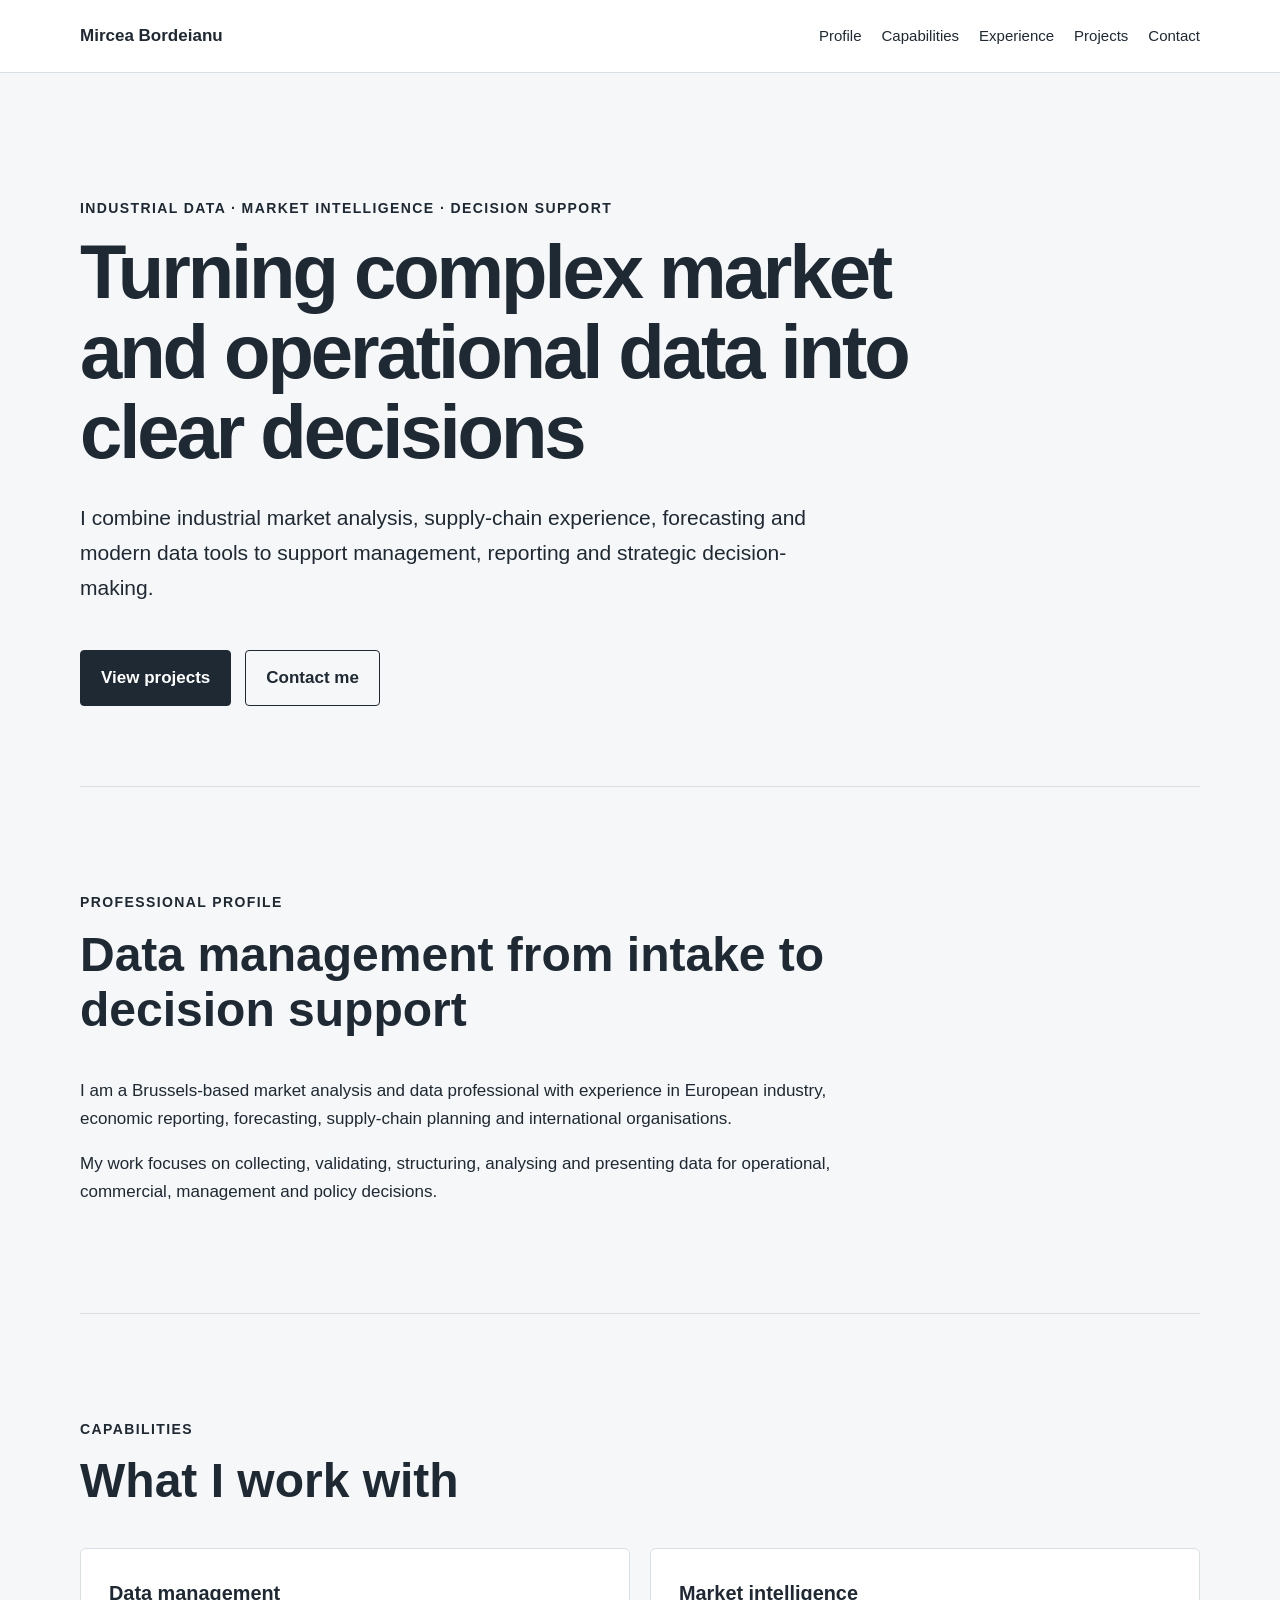
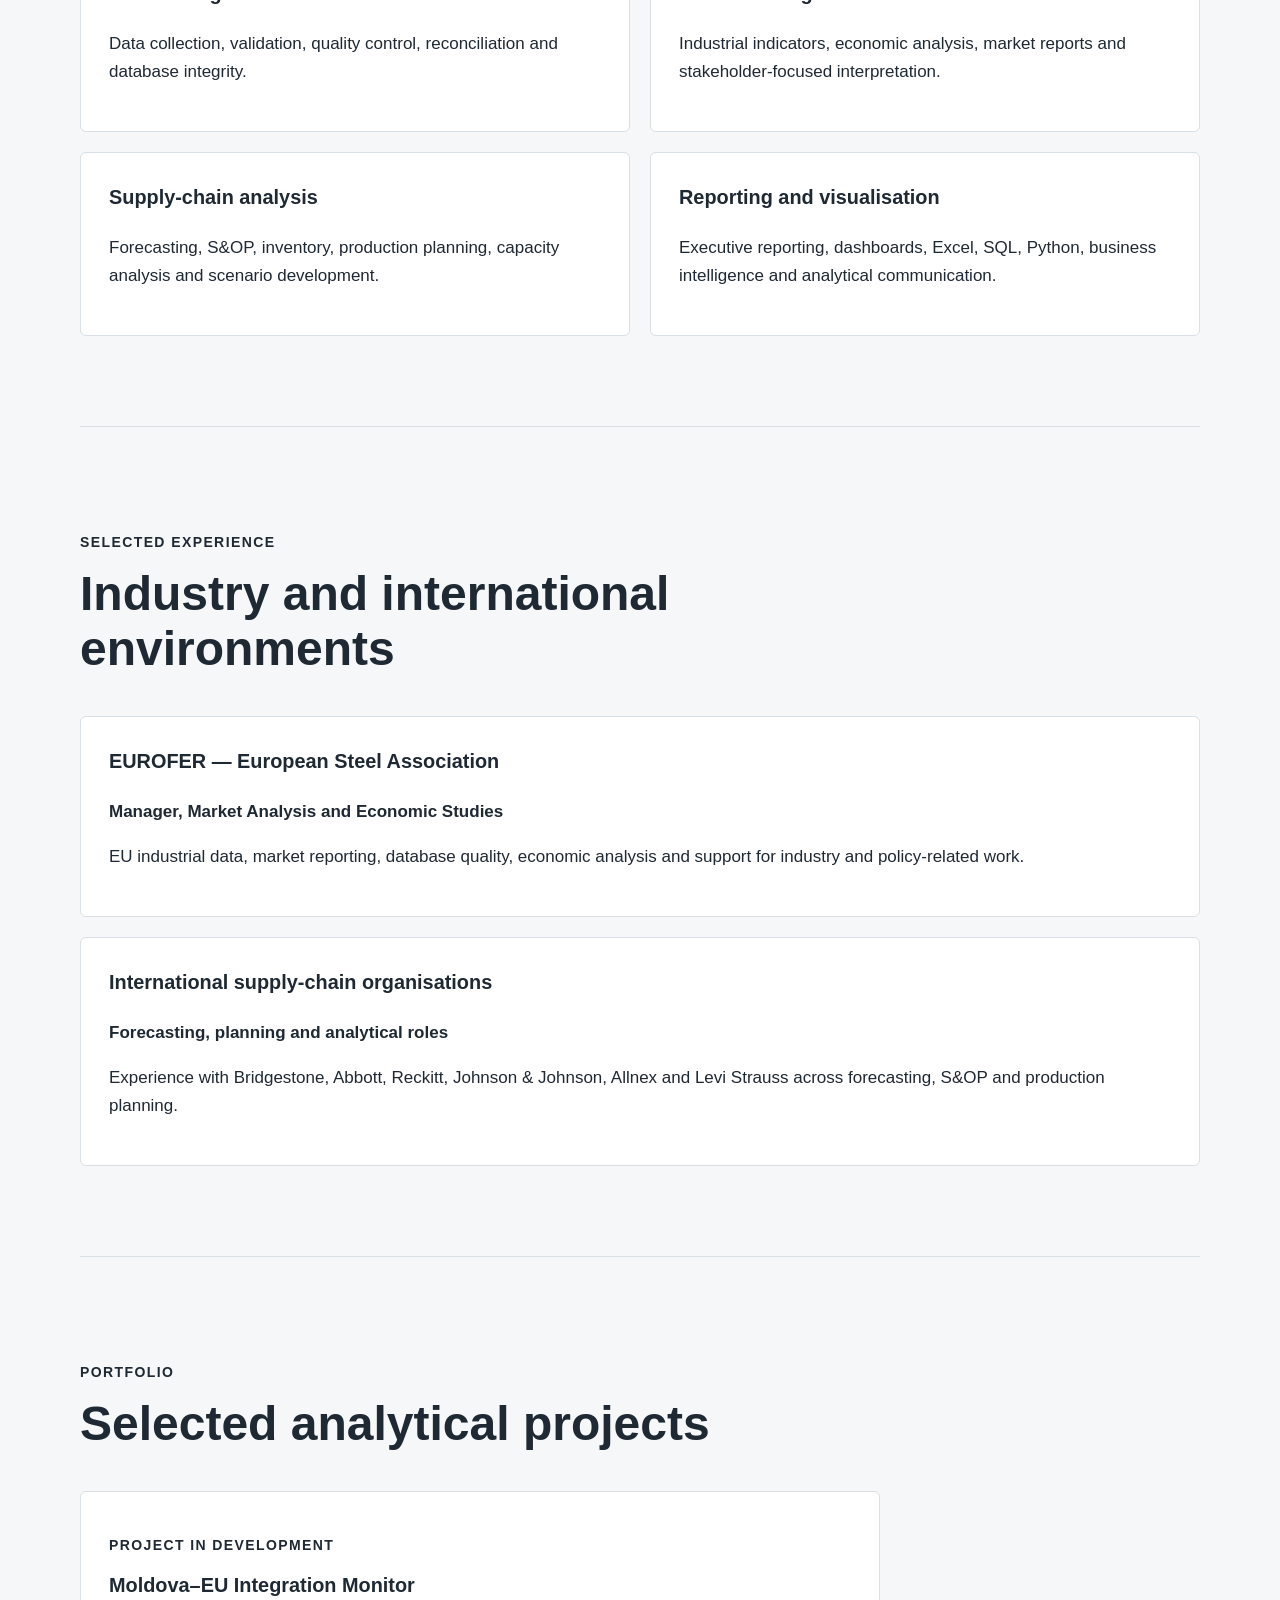
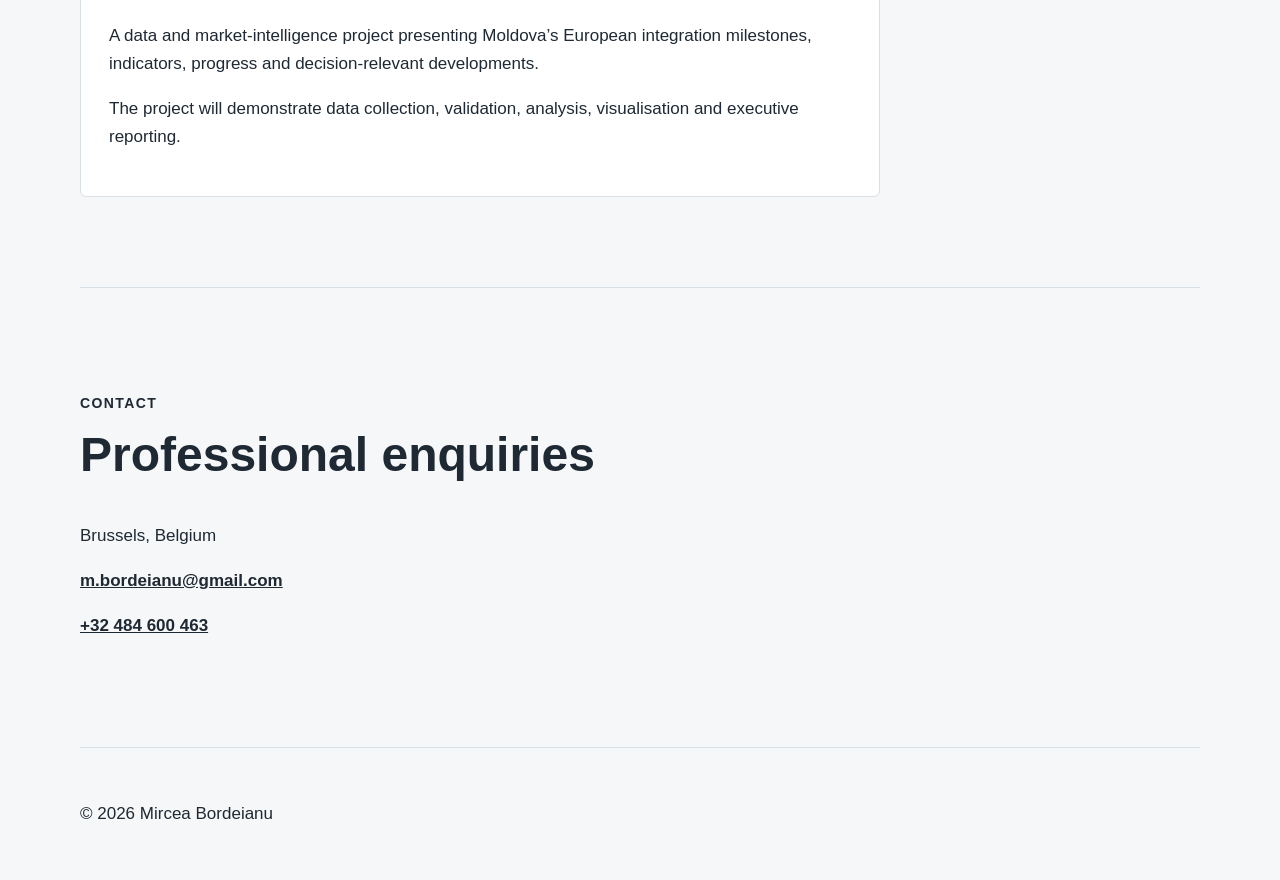
<file: index.html>
<!DOCTYPE html>
<html lang="en">
<head>
    <meta charset="UTF-8">

    <meta
        name="viewport"
        content="width=device-width, initial-scale=1.0"
    >

    <meta
        name="description"
        content="Portfolio of Mircea Bordeianu, specialising in industrial data, market intelligence, supply-chain analysis and decision support."
    >

    <title>Mircea Bordeianu | Data and Decision Support</title>

    <link rel="stylesheet" href="styles (2).css">
</head>

<body>
    <header class="site-header">
        <nav class="navigation" aria-label="Main navigation">
            <a class="brand" href="#home">Mircea Bordeianu</a>

            <div class="navigation-links">
                <a href="#profile">Profile</a>
                <a href="#capabilities">Capabilities</a>
                <a href="#experience">Experience</a>
                <a href="#projects">Projects</a>
                <a href="#contact">Contact</a>
            </div>
        </nav>
    </header>

    <main>
        <section id="home" class="hero">
            <p class="eyebrow">
                Industrial data · Market intelligence · Decision support
            </p>

            <h1>
                Turning complex market and operational data into clear decisions
            </h1>

            <p class="hero-text">
                I combine industrial market analysis, supply-chain experience,
                forecasting and modern data tools to support management,
                reporting and strategic decision-making.
            </p>

            <div class="hero-actions">
                <a class="button primary-button" href="#projects">
                    View projects
                </a>

                <a class="button secondary-button" href="#contact">
                    Contact me
                </a>
            </div>
        </section>

        <section id="profile" class="content-section">
            <p class="section-label">Professional profile</p>

            <h2>Data management from intake to decision support</h2>

            <p>
                I am a Brussels-based market analysis and data professional
                with experience in European industry, economic reporting,
                forecasting, supply-chain planning and international
                organisations.
            </p>

            <p>
                My work focuses on collecting, validating, structuring,
                analysing and presenting data for operational, commercial,
                management and policy decisions.
            </p>
        </section>

        <section id="capabilities" class="content-section">
            <p class="section-label">Capabilities</p>

            <h2>What I work with</h2>

            <div class="card-grid">
                <article class="card">
                    <h3>Data management</h3>
                    <p>
                        Data collection, validation, quality control,
                        reconciliation and database integrity.
                    </p>
                </article>

                <article class="card">
                    <h3>Market intelligence</h3>
                    <p>
                        Industrial indicators, economic analysis, market
                        reports and stakeholder-focused interpretation.
                    </p>
                </article>

                <article class="card">
                    <h3>Supply-chain analysis</h3>
                    <p>
                        Forecasting, S&amp;OP, inventory, production planning,
                        capacity analysis and scenario development.
                    </p>
                </article>

                <article class="card">
                    <h3>Reporting and visualisation</h3>
                    <p>
                        Executive reporting, dashboards, Excel, SQL, Python,
                        business intelligence and analytical communication.
                    </p>
                </article>
            </div>
        </section>

        <section id="experience" class="content-section">
            <p class="section-label">Selected experience</p>

            <h2>Industry and international environments</h2>

            <div class="experience-item">
                <h3>EUROFER — European Steel Association</h3>
                <p class="experience-role">
                    Manager, Market Analysis and Economic Studies
                </p>
                <p>
                    EU industrial data, market reporting, database quality,
                    economic analysis and support for industry and
                    policy-related work.
                </p>
            </div>

            <div class="experience-item">
                <h3>International supply-chain organisations</h3>
                <p class="experience-role">
                    Forecasting, planning and analytical roles
                </p>
                <p>
                    Experience with Bridgestone, Abbott, Reckitt,
                    Johnson &amp; Johnson, Allnex and Levi Strauss
                    across forecasting, S&amp;OP and production planning.
                </p>
            </div>
        </section>

        <section id="projects" class="content-section">
            <p class="section-label">Portfolio</p>

            <h2>Selected analytical projects</h2>

            <article class="featured-project">
                <p class="project-status">Project in development</p>

                <h3>Moldova–EU Integration Monitor</h3>

                <p>
                    A data and market-intelligence project presenting
                    Moldova’s European integration milestones, indicators,
                    progress and decision-relevant developments.
                </p>

                <p>
                    The project will demonstrate data collection, validation,
                    analysis, visualisation and executive reporting.
                </p>
            </article>
        </section>

        <section id="contact" class="content-section contact-section">
            <p class="section-label">Contact</p>

            <h2>Professional enquiries</h2>

            <p>
                Brussels, Belgium
            </p>

            <p>
                <a href="mailto:m.bordeianu@gmail.com">
                    m.bordeianu@gmail.com
                </a>
            </p>

            <p>
                <a href="tel:+32484600463">
                    +32 484 600 463
                </a>
            </p>
        </section>
    </main>

    <footer class="site-footer">
        <p>
            © 2026 Mircea Bordeianu
        </p>
    </footer>
</body>
</html>
</file>
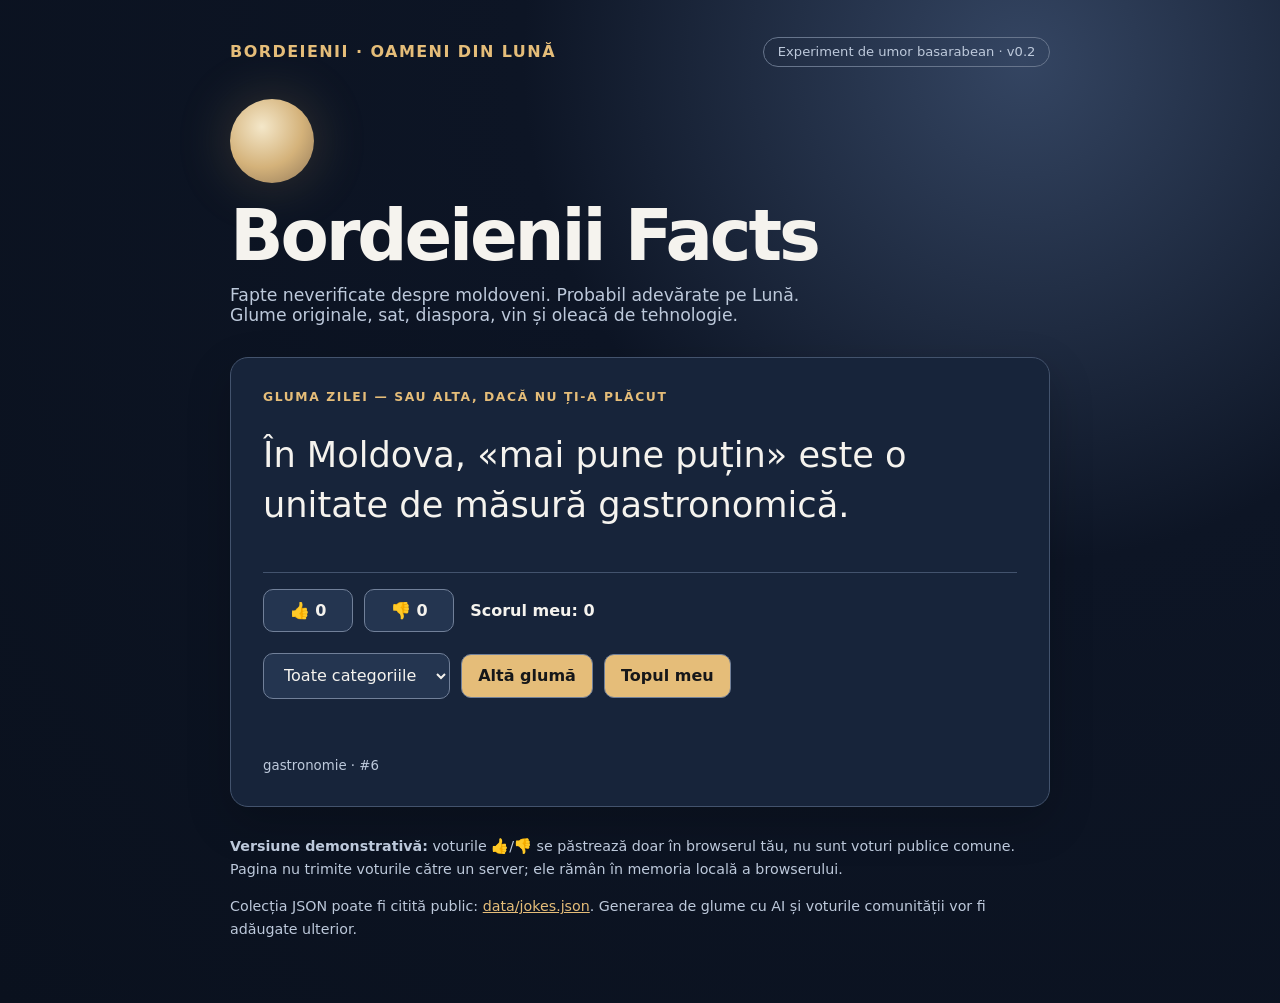
<file: humor/index.html>
<!doctype html>
<html lang="ro">
<head>
  <meta charset="utf-8">
  <meta name="viewport" content="width=device-width, initial-scale=1">
  <meta name="description" content="Bordeienii Facts: glume despre Moldova, diaspora, sat și viața pe Lună.">
  <title>Bordeienii Facts — Umor de pe Lună</title>
  <style>
    :root{color-scheme:dark;--bg:#0d1525;--panel:#17243a;--border:#43536d;--text:#f5f3ee;--muted:#bdc9db;--gold:#e5bd79;--focus:#9ac5ff;font-family:system-ui,-apple-system,"Segoe UI",sans-serif}
    *{box-sizing:border-box}
    body{margin:0;min-height:100vh;color:var(--text);background:radial-gradient(circle at 80% 6%,#344562 0,#0d1525 36%,#0a111e 100%)}
    .shell{width:min(820px,calc(100% - 2rem));margin:0 auto;padding:2.3rem 0 3rem}
    header{display:flex;justify-content:space-between;align-items:center;gap:1rem;flex-wrap:wrap}
    .brand{color:var(--gold);font-weight:800;letter-spacing:.09em;text-decoration:none}
    .badge{border:1px solid #67758c;border-radius:999px;padding:.4rem .85rem;color:var(--muted);font-size:.82rem}
    .moon{width:84px;height:84px;border-radius:50%;background:radial-gradient(circle at 38% 33%,#f4e7c9 0,#d4b27a 53%,#8f7657 100%);box-shadow:0 0 55px #d8b06b38;margin:2rem 0 1rem}
    h1{font-size:clamp(2.4rem,7vw,4.4rem);line-height:1.07;letter-spacing:-.045em;margin:.2rem 0 .7rem}
    .subtitle{color:var(--muted);font-size:1.08rem;max-width:620px;margin:0 0 2rem}
    .card{background:var(--panel);border:1px solid var(--border);border-radius:18px;padding:clamp(1.2rem,4vw,2rem);box-shadow:0 16px 45px #0003}
    .label{font-size:.77rem;text-transform:uppercase;letter-spacing:.13em;color:var(--gold);font-weight:800}
    blockquote{font-size:clamp(1.45rem,4vw,2.2rem);line-height:1.43;min-height:7.3rem;margin:1.6rem 0}
    .rating,.controls{display:flex;flex-wrap:wrap;align-items:center;gap:.7rem}
    .rating{border-top:1px solid var(--border);padding-top:1rem;margin-bottom:1.3rem}
    button,select{font:inherit;border-radius:10px;border:1px solid #718099;padding:.7rem 1rem}
    button{background:var(--gold);color:#161719;font-weight:700;cursor:pointer}
    button:hover{filter:brightness(1.08)}
    button:focus-visible,select:focus-visible,a:focus-visible{outline:3px solid var(--focus);outline-offset:3px}
    button:disabled{opacity:.55;cursor:wait}
    .vote{background:#243550;color:var(--text);min-width:90px}
    .vote[aria-pressed="true"]{background:var(--gold);color:#17191c}
    select{background:#243550;color:var(--text);max-width:100%}
    #score{font-weight:700;margin-left:.3rem}
    .muted,small{color:var(--muted)}
    #status{min-height:1.5rem}
    #topPanel{margin-top:1.2rem}
    #topList{padding-left:1.4rem}
    #topList li{margin:.9rem 0;line-height:1.5}
    .textButton{border:0;background:none;color:var(--gold);font-weight:500;text-align:left;padding:.1rem}
    .textButton:hover{text-decoration:underline}
    footer{margin-top:1.8rem;color:var(--muted);font-size:.89rem;line-height:1.6}
    footer a{color:var(--gold)}
    [hidden]{display:none!important}
  </style>
</head>
<body>
<main class="shell">
  <header>
    <span class="brand">BORDEIENII · OAMENI DIN LUNĂ</span>
    <span class="badge">Experiment de umor basarabean · v0.2</span>
  </header>
  <div class="moon" aria-hidden="true"></div>
  <h1>Bordeienii Facts</h1>
  <p class="subtitle">Fapte neverificate despre moldoveni. Probabil adevărate pe Lună. Glume originale, sat, diaspora, vin și oleacă de tehnologie.</p>

  <section class="card" aria-label="Cititor de glume">
    <div class="label">Gluma zilei — sau alta, dacă nu ți-a plăcut</div>
    <blockquote id="joke" aria-live="polite">Se încarcă glumele…</blockquote>
    <div class="rating" aria-label="Apreciază gluma">
      <button class="vote" id="up" aria-label="Îmi place" aria-pressed="false">👍 <span id="upCount">0</span></button>
      <button class="vote" id="down" aria-label="Nu îmi place" aria-pressed="false">👎 <span id="downCount">0</span></button>
      <span id="score" aria-live="polite">Scorul meu: 0</span>
    </div>
    <div class="controls">
      <select id="category" aria-label="Categoria glumelor"><option value="">Toate categoriile</option></select>
      <button id="another">Altă glumă</button>
      <button id="topButton" aria-expanded="false" aria-controls="topPanel">Topul meu</button>
    </div>
    <p id="status" class="muted" role="status"></p>
    <small id="counter"></small>
  </section>

  <section class="card" id="topPanel" hidden aria-label="Glumele apreciate de mine">
    <h2>Topul meu</h2>
    <p class="muted">Aici vezi numai voturile salvate în acest browser. Clasamentul comunității va fi disponibil după conectarea serverului de vot.</p>
    <ol id="topList"></ol>
  </section>

  <footer>
    <p><strong>Versiune demonstrativă:</strong> voturile 👍/👎 se păstrează doar în browserul tău, nu sunt voturi publice comune. Pagina nu trimite voturile către un server; ele rămân în memoria locală a browserului.</p>
    <p>Colecția JSON poate fi citită public: <a href="./data/jokes.json">data/jokes.json</a>. Generarea de glume cu AI și voturile comunității vor fi adăugate ulterior.</p>
  </footer>
</main>
<script>
"use strict";
const ids=["joke","category","another","up","down","upCount","downCount","score","topButton","topPanel","topList","status","counter"];
const el=Object.fromEntries(ids.map(id=>[id,document.getElementById(id)]));
const storageKey="bordeienii-v02-votes";
let jokes=[],current=null,votes={};
try{votes=JSON.parse(localStorage.getItem(storageKey)||"{}")||{}}catch(e){votes={}}
function rating(id){
  const v=votes[String(id)]||null;
  return {up:v==="up"?1:0,down:v==="down"?1:0,score:v==="up"?1:v==="down"?-1:0,my_vote:v};
}
function render(j){
  current=j;
  el.joke.textContent=j.text;
  const r=rating(j.id);
  el.upCount.textContent=r.up;
  el.downCount.textContent=r.down;
  el.score.textContent="Scorul meu: "+(r.score>0?"+":"")+r.score;
  el.up.setAttribute("aria-pressed",String(r.my_vote==="up"));
  el.down.setAttribute("aria-pressed",String(r.my_vote==="down"));
  el.counter.textContent=j.category+" · #"+j.id;
}
function randomJoke(){
  const filtered=jokes.filter(j=>!el.category.value||j.category===el.category.value);
  if(!filtered.length){el.status.textContent="Nu sunt glume în categoria aleasă.";return}
  const alternatives=filtered.length>1?filtered.filter(j=>!current||j.id!==current.id):filtered;
  render(alternatives[Math.floor(Math.random()*alternatives.length)]);
  el.status.textContent="";
}
function vote(direction){
  if(!current)return;
  const key=String(current.id);
  if(votes[key]===direction)delete votes[key];else votes[key]=direction;
  try{localStorage.setItem(storageKey,JSON.stringify(votes))}
  catch(e){el.status.textContent="Browserul nu permite salvarea voturilor."}
  render(current);
  if(!el.topPanel.hidden)showTop();
}
function showTop(){
  const ranked=jokes.filter(j=>votes[String(j.id)])
    .map(j=>({j,r:rating(j.id)}))
    .sort((a,b)=>b.r.score-a.r.score||a.j.id-b.j.id);
  el.topList.replaceChildren();
  if(!ranked.length){
    const li=document.createElement("li");li.textContent="Nu ai votat încă nicio glumă.";el.topList.append(li);return;
  }
  for(const item of ranked.slice(0,10)){
    const li=document.createElement("li"),button=document.createElement("button");
    button.className="textButton";
    button.textContent=item.j.text+" ("+(item.r.score>0?"👍":"👎")+")";
    button.addEventListener("click",()=>{render(item.j);el.topPanel.hidden=true;el.topButton.setAttribute("aria-expanded","false");});
    li.append(button);el.topList.append(li);
  }
}
el.another.addEventListener("click",randomJoke);
el.category.addEventListener("change",randomJoke);
el.up.addEventListener("click",()=>vote("up"));
el.down.addEventListener("click",()=>vote("down"));
el.topButton.addEventListener("click",()=>{
  el.topPanel.hidden=!el.topPanel.hidden;
  el.topButton.setAttribute("aria-expanded",String(!el.topPanel.hidden));
  if(!el.topPanel.hidden)showTop();
});
(async function init(){
  try{
    const response=await fetch("./data/jokes.json",{cache:"no-cache"});
    if(!response.ok)throw new Error("Colecția nu a putut fi încărcată.");
    const data=await response.json();
    if(!Array.isArray(data.jokes)||!data.jokes.length)throw new Error("Colecția este goală.");
    jokes=data.jokes;
    [...new Set(jokes.map(j=>j.category))].sort().forEach(category=>{
      const option=document.createElement("option");
      option.value=category;option.textContent=category;el.category.append(option);
    });
    randomJoke();
  }catch(error){el.joke.textContent="Eroare la încărcare.";el.status.textContent=error.message;}
})();
</script>
</body>
</html>
</file>
<file: styles (2).css>
* {
    box-sizing: border-box;
}

html {
    scroll-behavior: smooth;
}

body {
    margin: 0;
    background: #f5f7f8;
    color: #1f2933;
    font-family: Arial, Helvetica, sans-serif;
    font-size: 17px;
    line-height: 1.65;
}

a {
    color: inherit;
}

.site-header {
    position: sticky;
    top: 0;
    background: rgba(255, 255, 255, 0.96);
    border-bottom: 1px solid #d9e0e5;
}

.navigation {
    width: min(1120px, 90%);
    margin: 0 auto;
    min-height: 72px;
    display: flex;
    align-items: center;
    justify-content: space-between;
    gap: 30px;
}

.brand {
    font-weight: 700;
    text-decoration: none;
}

.navigation-links {
    display: flex;
    flex-wrap: wrap;
    gap: 20px;
}

.navigation-links a {
    text-decoration: none;
    font-size: 15px;
}

.navigation-links a:hover,
.navigation-links a:focus {
    text-decoration: underline;
}

main {
    width: min(1120px, 90%);
    margin: 0 auto;
}

.hero {
    min-height: 72vh;
    padding: 110px 0 80px;
    display: flex;
    flex-direction: column;
    justify-content: center;
}

.eyebrow,
.section-label,
.project-status {
    margin-bottom: 12px;
    font-size: 14px;
    font-weight: 700;
    letter-spacing: 0.1em;
    text-transform: uppercase;
}

.hero h1 {
    max-width: 900px;
    margin: 0;
    font-size: clamp(40px, 7vw, 76px);
    line-height: 1.05;
    letter-spacing: -0.04em;
}

.hero-text {
    max-width: 760px;
    margin-top: 30px;
    font-size: 21px;
}

.hero-actions {
    display: flex;
    flex-wrap: wrap;
    gap: 14px;
    margin-top: 24px;
}

.button {
    display: inline-block;
    padding: 13px 20px;
    border: 1px solid #1f2933;
    border-radius: 4px;
    text-decoration: none;
    font-weight: 700;
}

.primary-button {
    background: #1f2933;
    color: white;
}

.secondary-button {
    background: transparent;
}

.content-section {
    padding: 90px 0;
    border-top: 1px solid #d9e0e5;
}

.content-section h2 {
    max-width: 750px;
    margin-top: 0;
    font-size: clamp(30px, 5vw, 48px);
    line-height: 1.15;
}

.content-section > p {
    max-width: 760px;
}

.card-grid {
    display: grid;
    grid-template-columns: repeat(2, 1fr);
    gap: 20px;
    margin-top: 40px;
}

.card,
.featured-project,
.experience-item {
    padding: 28px;
    background: white;
    border: 1px solid #d9e0e5;
    border-radius: 6px;
}

.card h3,
.featured-project h3,
.experience-item h3 {
    margin-top: 0;
}

.experience-item {
    margin-top: 20px;
}

.experience-role {
    font-weight: 700;
}

.featured-project {
    max-width: 800px;
    margin-top: 35px;
}

.contact-section a {
    font-weight: 700;
}

.site-footer {
    width: min(1120px, 90%);
    margin: 0 auto;
    padding: 35px 0;
    border-top: 1px solid #d9e0e5;
}

@media (max-width: 760px) {
    .navigation {
        padding: 18px 0;
        align-items: flex-start;
        flex-direction: column;
    }

    .navigation-links {
        gap: 12px;
    }

    .hero {
        min-height: auto;
        padding: 75px 0;
    }

    .card-grid {
        grid-template-columns: 1fr;
    }
}
</file>
